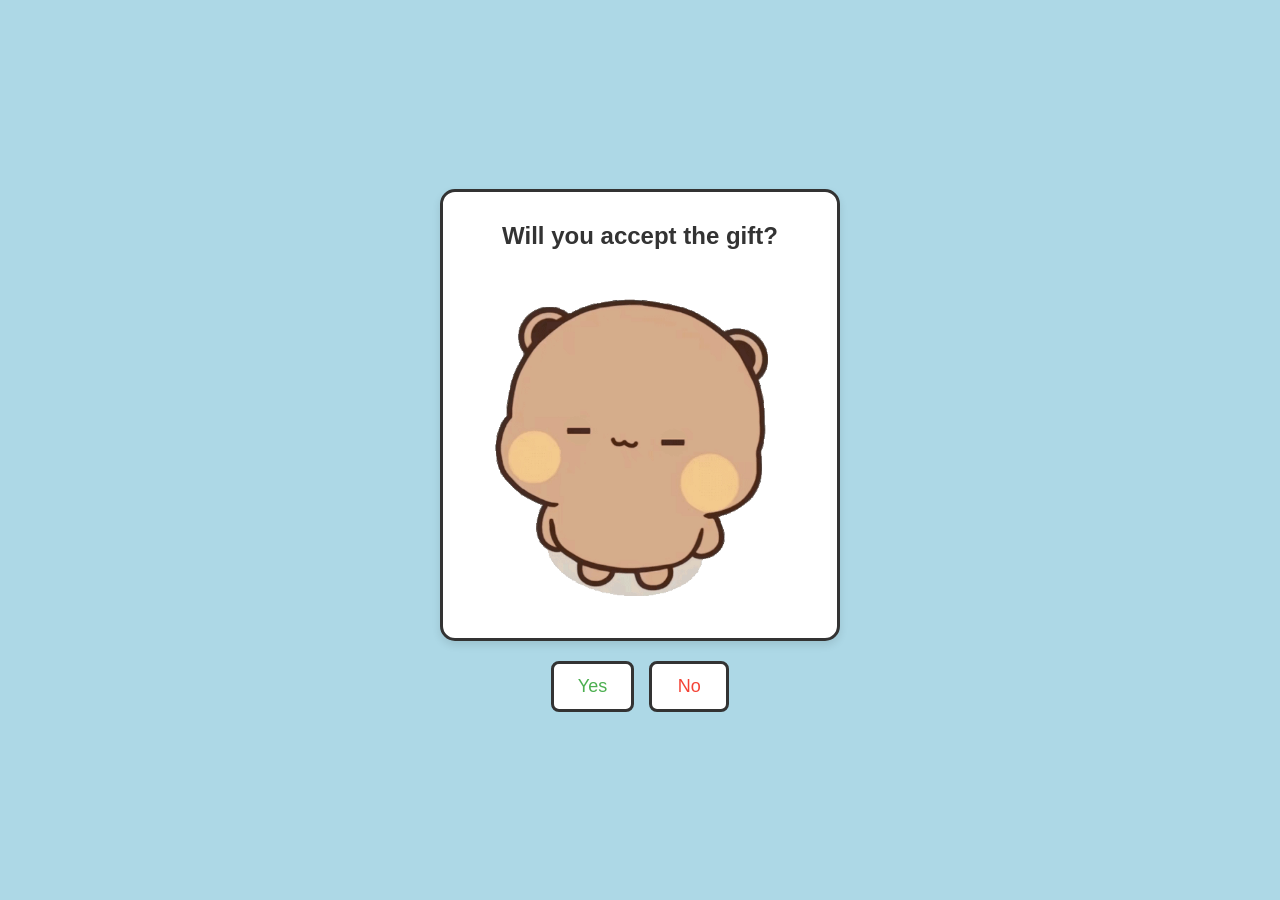
<file: index.html>
<!DOCTYPE html>
<html lang="en">
<head>
    <meta charset="UTF-8">
    <meta name="viewport" content="width=device-width, initial-scale=1.0">
    <title>Document</title>
    <link rel="stylesheet" href="index.css">
</head>
<body>
    
    <div class="box">
        <h2>Will you accept the gift?</h2>
        <img src="image/dudu-blink.gif" alt="Dudu Blink">
    </div>
    <div class="buttons">
        <button class="btn yes" onclick="window.location.href='present.html'">Yes</button>

        <button class="btn no" onclick="window.location.href='no.html'">No</button>
    </div>
</body>
</html>
</file>
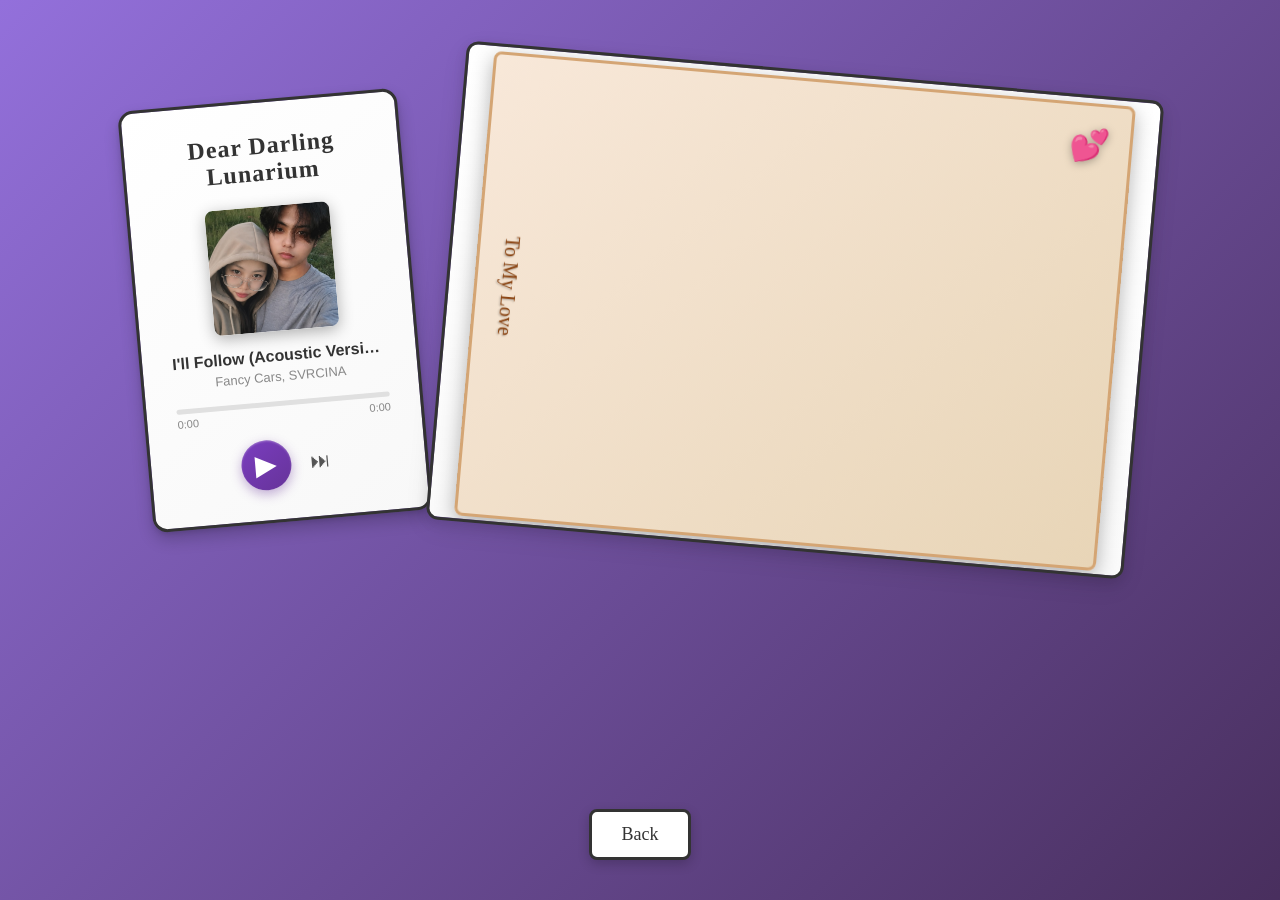
<file: alapyu.html>
<!DOCTYPE html>
<html lang="en">
<head>
    <meta charset="UTF-8">
    <meta name="viewport" content="width=device-width, initial-scale=1.0">
    <title>Letter Gift</title>
    <link rel="stylesheet" href="alapyu.css">
</head>
<body>
    <div class="container">
        <div class="box">
            <h2>Dear Darling Lunarium</h2>
            <div class="music-player">
                <div class="album-art">
                    <img src="image/jamnlee.jpg" alt="Album Art" id="album-art">
                </div>
                <div class="track-info">
                    <h3 id="track-name">Select a song</h3>
                    <p id="artist-name">-</p>
                </div>
                <div class="progress-container" id="progress-container">
                    <div class="progress-bar" id="progress-bar"></div>
                </div>
                <div class="time-info">
                    <span id="current-time">0:00</span>
                    <span id="duration">0:00</span>
                </div>
                <div class="controls">
<button class="control-btn prev-btn" id="prev-btn" style="display: none;">&#9198;</button>
                    <button class="control-btn play-btn" id="play-btn">&#9654;</button>
                    <button class="control-btn next-btn" id="next-btn">&#9197;</button>
                </div>
            </div>
        </div>
<div class="inner-box">
<div class="letter-container" style="display: flex; flex-direction: column; height: 100%;">
                <div class="envelope" id="envelope">
                    <div class="envelope-front">
                        <div class="envelope-seal">💕</div>
                        <div class="envelope-text">To My Love</div>
                    </div>
                </div>
                <h2 class="letter-title">My Dearest Sittie Jamellah,</h2>
                <div class="letter-box">
                    <div class="love-letter">
                        <p>My Dearest Lunarium,</p>
                        <p>     From the moment I first laid eyes on you at Robinsons Supermarket, 
                            I knew there was something incredibly special about you. That day,
                            as our paths crossed among the bustling aisles, a spark ignited 
                            within me ,a connection I couldn't quite comprehend then but have
                            come to cherish deeply.
                        </p>
                        <p>As I reflect on our journey together, I am filled with gratitude for
                            every moment we’ve shared. We've weathered storms, faced our lowest
                            points, and stood by each other when life felt heavy. It was in those 
                            challenging times that I learned the true meaning of love and partnership.
                            You were my strength when I faltered, and your laughter became the light 
                            that guided me through the dark. I will forever be thankful for your 
                            patience and understanding, even when I stumbled in providing the 
                            love and security you deserved.
                        </p>
                        <p>I acknowledge my shortcomings and the pain I’ve caused with my inconsistency
                            and mistakes. I am truly sorry for the times I let you down and for the 
                            hurt my actions brought upon us. Please know that every transgression 
                            has only deepened my desire to be better and to show you just how much
                            you mean to me. You deserve a love that is unwavering, a love that 
                            lifts you, and I am committed to being that man for you.
                        </p>
                        <p>For all the times that I hurt you darling, even those fresh ones where we had our huge fights 
                            and I said things I shouldn't have, I want you to know that I am truly sorry. 
                            I never intended to cause you pain, and it breaks my heart to think of the 
                            hurt I've caused. Please forgive me for my mistakes, and know that I am 
                            committed to learning from them and being a better partner for you.
                        </p>
                        <p>The memories we’ve created together, laughing at silly moments, teasing 
                            each other, and sharing our innermost thoughts, are treasures I hold dear.
                            Those late-night calls filled with laughter and mischief remind me of the
                            incredible bond we share. It’s those moments that make me long for a 
                            future where we can build our dreams together.
                        </p>
                        <p>I fantasize about a life where I can be the man you deserve, where we 
                            can escape to a peaceful place and create a loving home. I dream of 
                            supporting each other as we navigate life's challenges, of traveling
                            the world hand in hand, especially to the breathtaking landscapes 
                            of Switzerland. I can picture us there, surrounded by beauty, creating 
                            memories that will last a lifetime.
                        </p>
                        <p>
                            In every moment we’ve shared, I’ve come to realize that you are the one I want to
                            spend my life with. You are the one who understands me, accepts me, and loves me for who I am. I want to be the one
                            who stands by your side through thick and thin, who supports your dreams, and who loves you unconditionally. 
                            I want to be the one you can rely on, the one you can trust, and the one you can call home. 
                        </p>
                        <p>Darling, you hold my heart in your hands, and I can't bear the thought of 
                            you falling for someone else. I want to be the one you turn to for comfort,
                            for adventure, and for love. Together, let’s strive for the future we 
                            both desire. I believe in us, in our dreams, and in the love we share.
                        </p>
                        <p>With all my love and longing,</p>
                        <p>Reinz Lee, Solace</p>
                    </div>
                </div>
            </div>
        </div>
</div>

    <audio id="audio-player"></audio>

    <footer style="text-align: center; padding: 80px 20px 20px; position: fixed; bottom: 0; left: 0; right: 0; background: transparent; pointer-events: none;">

        <button onclick="window.location.href='present.html'" class="bottom-back-btn" style="pointer-events: auto;">Back</button>
    </footer>
    <script src="alapyu.js"></script>
</body>
</html>
</file>
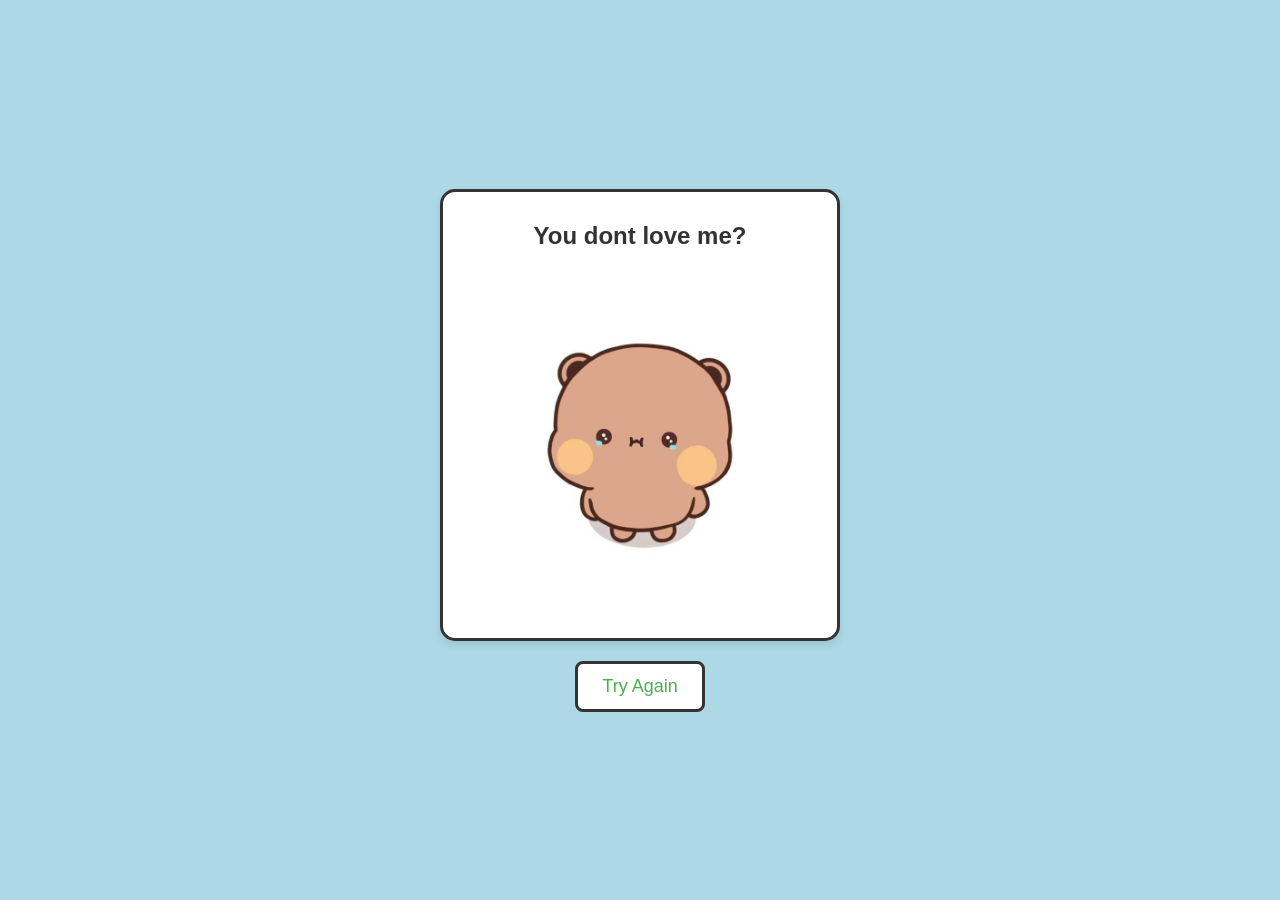
<file: no.html>
<!DOCTYPE html>
<html lang="en">
<head>
    <meta charset="UTF-8">
    <meta name="viewport" content="width=device-width, initial-scale=1.0">
    <title>No Page</title>
    <link rel="stylesheet" href="no.css">
</head>
<body>
    <div class="box">
        <h2>You dont love me?</h2>
        <img src="image/dudu.jpg" alt="Dudu">
    </div>

    <div class="buttons">
        <button class="btn yes" onclick="window.location.href='index.html'">Try Again</button>
    </div>
</body>
</html>
</file>
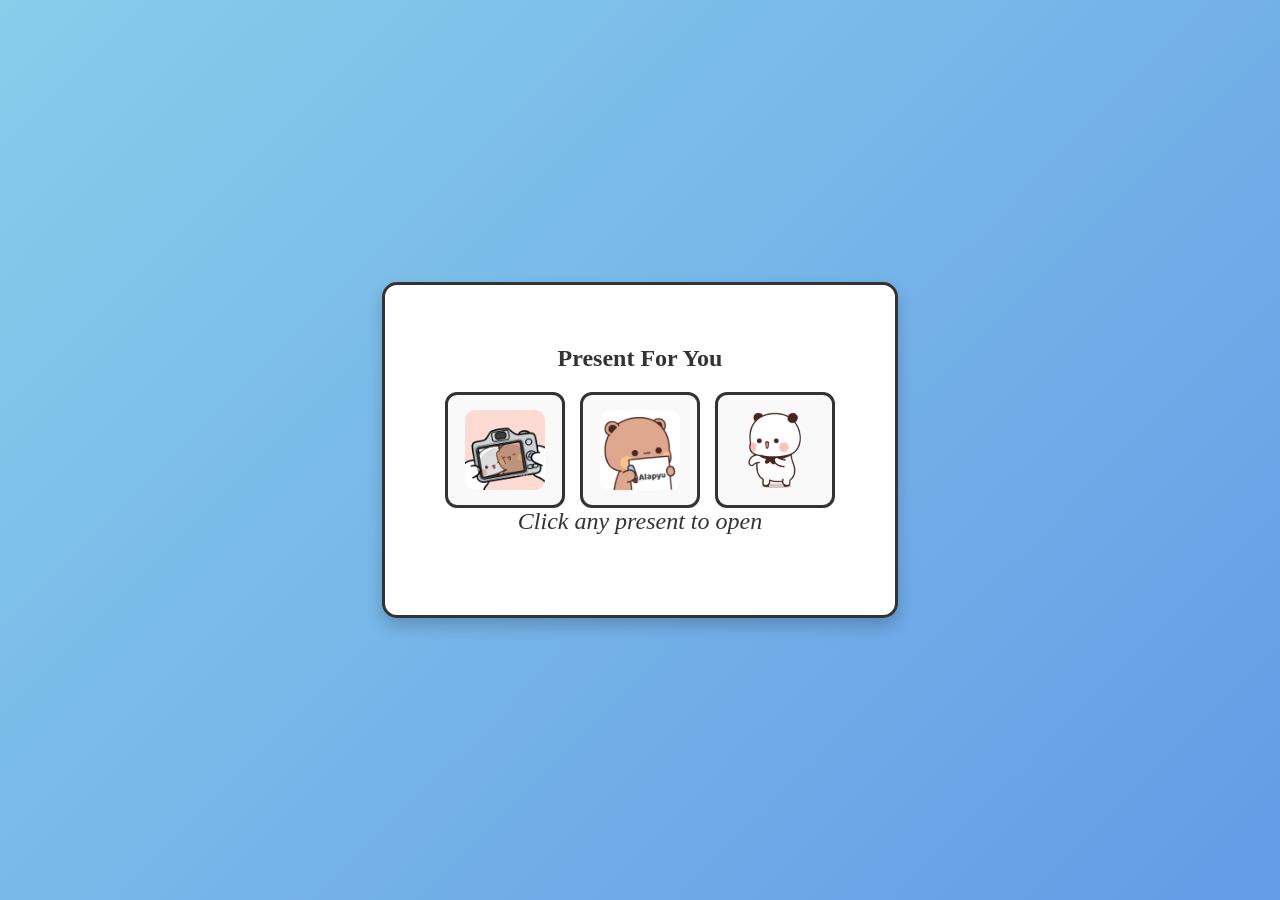
<file: present.html>
<!DOCTYPE html>
<html lang="en">
<head>
    <meta charset="UTF-8">
    <meta name="viewport" content="width=device-width, initial-scale=1.0">
    <title>Present</title>
    <link rel="stylesheet" href="present.css">
</head>
<body>
    <div class="box">
        <h2>Present For You</h2>
        
        <div class="buttons">
            <button class="btn gift2" onclick="window.location.href='gallery.html'">
                <img src="image/dudu-picture.jpg" alt="Picture">
            </button>
            <button class="btn gift3" onclick="window.location.href='alapyu.html'">
                <img src="image/dudu-letter.jpg" alt="Letter">
            </button>

            <button class="btn gift4" onclick="window.location.href='facts.html'">
                <img src="image/bubu-facts.gif" alt="Bubu Facts">
            </button>
        </div>
        <p class="instruction">Click any present to open</p>
    </div>
</body>
</html>
</file>
<file: index.css>
* {
  margin: 0;
  padding: 0;
  box-sizing: border-box;
}

body {
  display: flex;
  flex-direction: column;
  justify-content: center;
  align-items: center;
  min-height: 100vh;
  background-color: #ADD8E6;
  font-family: Arial, sans-serif;
}

.box {
  border: 3px solid #333;
  padding: 30px;
  border-radius: 15px;
  background-color: white;
  box-shadow: 0 4px 8px rgba(0,0,0,0.1);
  text-align: center;
  max-width: 400px;
  margin-bottom: 20px;
}

.box h2 {
  margin: 0 0 20px 0;
  color: #333;
  font-size: 24px;
}

.box img {
  max-width: 100%;
  height: auto;
  border-radius: 10px;
  background-color: transparent;
}

.buttons {
  display: flex;
  gap: 15px;
  justify-content: center;
}

.btn {
  padding: 12px 24px;
  font-size: 18px;
  border: 3px solid #333;
  border-radius: 8px;
  cursor: pointer;
  transition: all 0.3s ease;
  min-width: 80px;
  background-color: white;
}

.btn.yes {
  background-color: white;
  color: #4CAF50;
}

.btn.yes:hover {
  background-color: #4CAF50;
  color: white;
}

.btn.no {
  background-color: white;
  color: #f44336;
}

.btn.no:hover {
  background-color: #f44336;
  color: white;
}

/* Tablet View Optimization (768px - 1024px) */
@media (min-width: 768px) and (max-width: 1024px) {
  .box {
    max-width: 500px;
    padding: 40px;
  }

  .box h2 {
    font-size: 28px;
  }

  .box img {
    max-width: 90%;
    height: auto;
  }

  .btn {
    padding: 14px 30px;
    font-size: 20px;
    min-width: 100px;
  }
}
</file>
<file: alapyu.css>
* {
  margin: 0;
  padding: 0;
  box-sizing: border-box;
}

body {
  background: linear-gradient(-45deg, #9370DB, #663399, #301934, #9370DB);
  background-size: 400% 400%;
  animation: gradientShift 25s ease infinite;
  font-family: Arial, sans-serif;
  min-height: 100vh;
  overflow-x: hidden;
  overflow-y: auto;
  padding: 20px;
  position: relative;
}

.container {
  animation: slideIn 1s ease-out;
}

@keyframes slideIn {
  from { opacity: 0; transform: translateY(30px); }
  to { opacity: 1; transform: translateY(0); }
}

@keyframes gradientShift {
  0% {
    background-position: 0% 50%;
  }
  50% {
    background-position: 100% 50%;
  }
  100% {
    background-position: 0% 50%;
  }
}

.box {
  border: 3px solid #333;
  padding: 30px;
  border-radius: 15px;
  box-shadow: 0 8px 16px rgba(0,0,0,0.2), 0 2px 4px rgba(0,0,0,0.1);
  background: linear-gradient(145deg, #ffffff, #f8f8f8);
  text-align: center;
  max-width: 280px;
  transform: rotate(-5deg);
}

.box h2 {
  margin: 0 0 15px 0;
  color: #5a3d6a;
  font-size: 20px;
  font-family: 'Brush Script MT', cursive;
  letter-spacing: 1px;
}




.gift-image {
  max-width: 250px;
  height: auto;
  border-radius: 15px;
  margin: 20px 0;
}

.box h2, .inner-box .sample-message, .instruction {
  margin: 0 0 20px 0;
  color: #333;
  font-size: 24px;
  font-family: 'Comic Sans MS', 'Brush Script MT', cursive;
}

.instruction {
  margin-top: 20px;
  color: #666;
  font-size: 16px;
  font-style: italic;
}

.hover-box {
  background-color: #FFF0F5;
  border: 2px solid #FF69B4;
  border-radius: 12px;
  padding: 20px;
  margin: 10px 20px;
  cursor: pointer;
  transition: all 0.3s ease;
  box-shadow: 0 4px 8px rgba(255,105,180,0.2);
  max-width: 400px;
}

.hover-box:hover {
  transform: translateY(-5px);
  box-shadow: 0 8px 20px rgba(255,105,180,0.4);
  background-color: #FFE4E1;
}

.message-content {
  opacity: 0;
  transition: opacity 0.3s ease;
}

.message-content.show {
  opacity: 1;
}

.secondary-box {
  margin-top: 20px;
  padding: 20px;
  background-color: #FFF5F5;
  border-radius: 10px;
  border-left: 4px solid #FF69B4;
}

.secondary-box h3 {
  color: #FF69B4;
  margin-bottom: 10px;
}

.back-btn {
  margin-top: 15px;
  padding: 10px 20px;
  background-color: #663399;
  color: white;
  border: none;
  border-radius: 5px;
  cursor: pointer;
  transition: background-color 0.3s;
}

.back-btn:hover {
  background-color: #663399;
}

.bottom-back-btn {
  display: block;
  margin: 40px auto 20px;
  padding: 12px 30px;
  background-color: white;
  color: #333;
  border: 3px solid #333;
  border-radius: 8px;
  cursor: pointer;
  font-size: 18px;
  font-family: 'Comic Sans MS', 'Brush Script MT', cursive;
  transition: all 0.3s ease;
  box-shadow: 0 4px 12px rgba(0,0,0,0.2);
}

.bottom-back-btn:hover {
  background-color: #663399;
  color: white;
  box-shadow: 0 6px 16px rgba(138, 13, 138, 0.6);
}

.container {
  display: flex;
  gap: 30px;
  justify-content: center;
  align-items: center;
  margin-top: 50px;
  flex-wrap: wrap;
}



.inner-box {
  background: linear-gradient(180deg, #ffffff 0%, #fafafa 100%);
  padding: 25px;
  border: 3px solid #333;
  border-radius: 12px;
  box-shadow: 0 4px 12px rgba(0, 0, 0, 0.1), 0 8px 24px rgba(0,0,0,0.08);
  max-width: 700px;
  height: 480px;
  position: relative;
  overflow: hidden;
  text-align: center;
  color: black;
  transform: rotate(5deg);
}

.letter-container {
  position: relative;
  height: 100%;
}

.envelope {
  position: absolute;
  top: 0;
  left: 0;
  width: 100%;
  height: 100%;
  cursor: grab;
  z-index: 10;
  transition: none;
}

.envelope:not(.opened) {
  top: -20px;
  height: 110%;
}

.envelope.opened {
  opacity: 1;
  z-index: 5;
  top: -130px;
  height: 65%;
  transition: all 0.8s cubic-bezier(0.25, 0.46, 0.45, 0.94);
}

.envelope-front {
  width: 100%;
  height: 100%;
  background: linear-gradient(135deg, #F8E8D9, #E8D5B7);
  border: 3px solid #D4A574;
  border-radius: 8px;
  position: relative;
  box-shadow: 0 6px 20px rgba(0,0,0,0.3);
  display: flex;
  align-items: center;
  justify-content: center;
}

.envelope-flap {
  position: absolute;
  top: -15px;
  left: 50%;
  transform: translateX(-50%);
  width: 0;
  height: 0;
  border-left: 80px solid transparent;
  border-right: 80px solid transparent;
  border-bottom: 50px solid #E8D5B7;
  filter: drop-shadow(0 2px 4px rgba(0,0,0,0.2));
}

.envelope-seal {
  position: absolute;
  top: 20px;
  right: 20px;
  font-size: 32px;
  filter: drop-shadow(0 2px 4px rgba(0,0,0,0.3));
}

.envelope-text {
  font-family: 'Brush Script MT', cursive;
  font-size: 20px;
  color: #8B4513;
  text-shadow: 1px 1px 2px rgba(0,0,0,0.3);
  writing-mode: vertical-rl;
  position: absolute;
  left: 20px;
  top: 50%;
  transform: translateY(-50%);
}

.letter-title {
  margin: 0 0 20px 0;
  font-size: 28px;
  color: #333;
  font-family: 'Comic Sans MS', 'Brush Script MT', cursive;
}

.letter-box {
  flex: 1;
  background-color: #FFF8F0;
  border: 2px dashed #D4A574;
  border-radius: 8px;
  padding: 20px;
  overflow-y: auto;
  max-height: 420px;
  scrollbar-width: thin;
  scrollbar-color: #FF69B4 #f0f0f0;
}

.letter-box::-webkit-scrollbar {
  width: 8px;
}

.letter-box::-webkit-scrollbar-track {
  background: #f0f0f0;
  border-radius: 4px;
}

.letter-box::-webkit-scrollbar-thumb {
  background: #FF69B4;
  border-radius: 4px;
}

.letter-box::-webkit-scrollbar-thumb:hover {
  background: #FF1493;
}

.love-letter {
  font-family: 'Comic Sans MS', 'Brush Script MT', cursive;
  font-size: 18px;
  line-height: 1.5;
  color: #333;
  text-align: left;
  height: auto;
  min-height: 320px;
  overflow-y: auto;
  scrollbar-width: thin;
  scrollbar-color: #FF69B4 #f0f0f0;
}

.love-letter::-webkit-scrollbar {
  width: 8px;
}

.love-letter::-webkit-scrollbar-track {
  background: #f0f0f0;
  border-radius: 4px;
}

.love-letter::-webkit-scrollbar-thumb {
  background: #FF69B4;
  border-radius: 4px;
}

.love-letter::-webkit-scrollbar-thumb:hover {
  background: #FF1493;
}

.love-letter p {
  margin: 0 0 16px 0;
}



.inner-box {
  scrollbar-width: none;
  -ms-overflow-style: none;
}

/* allow the whole page to scroll (especially on mobile/tablet) */
html, body {
  height: auto;
}


.inner-box .sample-message {
  font-size: 18px;
  line-height: 1.4;
  margin: 0;
  font-family: 'Comic Sans MS', 'Brush Script MT', cursive;
}

.music-player {
  display: flex;
  flex-direction: column;
  align-items: center;
  gap: 12px;
  margin-top: 10px;
  width: 100%;
}

.album-art img {
  width: 125px;
  height: 125px;
  border-radius: 8px;
  object-fit: cover;
  box-shadow: 0 4px 15px rgba(0,0,0,0.3);
}


.track-info {
  text-align: center;
  width: 100%;
}

.track-info h3 {
  font-size: 16px;
  color: #333;
  margin: 0;
  white-space: nowrap;
  overflow: hidden;
  text-overflow: ellipsis;
  font-family: Arial, sans-serif;
}

.track-info p {
  font-size: 13px;
  color: #888;
  margin: 4px 0 0;
  font-family: Arial, sans-serif;
}

.progress-container {
  width: 100%;
  height: 5px;
  background: #e0e0e0;
  border-radius: 5px;
  cursor: pointer;
  margin-top: 5px;
  position: relative;
}

.progress-bar {
  height: 100%;
  background: #663399;
  border-radius: 5px;
  width: 0%;
  transition: width 0.1s linear;
}

.time-info {
  display: flex;
  justify-content: space-between;
  width: 100%;
  font-size: 11px;
  color: #888;
  font-family: Arial, sans-serif;
  margin-top: -8px;
}

.controls {
  display: flex;
  align-items: center;
  gap: 15px;
  margin-top: 5px;
}

.control-btn {
  background: none;
  border: none;
  font-size: 20px;
  cursor: pointer;
  color: #555;
  transition: transform 0.2s, color 0.2s;
  padding: 5px;
  line-height: 1;
}

.control-btn:hover {
  transform: scale(1.1);
  color: #663399;
}

.play-btn {
  font-size: 28px;
  background: linear-gradient(145deg, #7a3dbf, #663399);
  color: white;
  width: 50px;
  height: 50px;
  border-radius: 50%;
  display: flex;
  align-items: center;
  justify-content: center;
  box-shadow: 0 4px 12px rgba(102, 51, 153, 0.4), inset 0 1px 2px rgba(255,255,255,0.3);
  border: none;
}

.play-btn:hover {
  background: linear-gradient(145deg, #8b4dcf, #7a3dbf);
  transform: scale(1.05);
  color: white;
  box-shadow: 0 6px 16px rgba(102, 51, 153, 0.5);
}

/* Tablet View Optimization (768px - 1024px) */
@media (min-width: 768px) and (max-width: 1024px) {
  .box {
    max-width: 350px;
    padding: 28px;
    transform: rotate(-3deg);
  }



  .box h2 {
    font-size: 22px;
  }

  .album-art img {
    width: 160px;
    height: 160px;
  }

  .inner-box {
    max-width: 85%;
    height: auto;
    min-height: 480px;
    transform: rotate(3deg);
  }

  .letter-title {
    font-size: 30px;
  }

  .letter-box {
    max-height: 450px;
  }

  .love-letter {
    font-size: 19px;
    min-height: 350px;
  }

  .container {
    gap: 25px;
    margin-top: 40px;
  }

  .bottom-back-btn {
    padding: 14px 35px;
    font-size: 20px;
  }

  .controls {
    gap: 20px;
  }

  .play-btn {
    width: 55px;
    height: 55px;
    font-size: 32px;
  }
}

/* iPad Landscape Optimization */
@media (min-width: 768px) and (max-width: 1024px) and (orientation: landscape) {
  body {
    padding: 12px;
    overflow: auto;
  }

  .container {
    margin-top: 20px;
    gap: 18px;
    flex-wrap: nowrap;
    align-items: flex-start;
  }

  .box {
    max-width: 320px;
    padding: 22px;
    transform: rotate(-2deg);
  }

  .box h2 {
    font-size: 18px;
    line-height: 1.2;
  }

  .music-player {
    margin-top: 0;
  }

  .album-art img {
    width: 120px;
    height: 120px;
  }

  .track-info h3 {
    font-size: 14px;
  }

  .track-info p {
    font-size: 12px;
  }

  .inner-box {
    max-width: 62vw;
    min-height: 420px;
    height: auto;
    transform: rotate(2deg);
    overflow: hidden;
  }

  .letter-title {
    font-size: 22px;
    margin-bottom: 12px;
  }

  .letter-box {
    max-height: 62vh;
    padding: 14px;
  }

  .love-letter {
    font-size: 16px;
    min-height: 280px;
  }

  .bottom-back-btn {
    padding: 12px 22px;
    font-size: 18px;
  }

  /* smoother interactions */
  .envelope {
    touch-action: pan-y;
    user-select: none;
  }

  .control-btn {
    -webkit-tap-highlight-color: transparent;
    user-select: none;
  }
}
</file>
<file: no.css>
* {
  margin: 0;
  padding: 0;
  box-sizing: border-box;
}

body {
  display: flex;
  flex-direction: column;
  justify-content: center;
  align-items: center;
  min-height: 100vh;
  background-color: #ADD8E6;
  font-family: Arial, sans-serif;
}

.box {
  border: 3px solid #333;
  padding: 30px;
  border-radius: 15px;
  background-color: white;
  text-align: center;
  max-width: 400px;
  margin-bottom: 20px;
  box-shadow: 0 4px 8px rgba(0,0,0,0.1);
}

.box h2 {
  margin: 0 0 20px 0;
  color: #333;
  font-size: 24px;
}

.box img {
  max-width: 100%;
  height: auto;
  border-radius: 10px;
  background-color: transparent;
}

.buttons {
  display: flex;
  gap: 15px;
  justify-content: center;
}

.btn {
  padding: 12px 24px;
  font-size: 18px;
  border: 3px solid #333;
  border-radius: 8px;
  cursor: pointer;
  transition: all 0.3s ease;
  min-width: 80px;
  background-color: white;
}

.btn.yes {
  background-color: white;
  color: #4CAF50;
}

.btn.yes:hover {
  background-color: #4CAF50;
  color: white;
}

.btn.no {
  background-color: white;
  color: #f44336;
}

.btn.no:hover {
  background-color: #f44336;
  color: white;
}

/* Tablet View Optimization (768px - 1024px) */
@media (min-width: 768px) and (max-width: 1024px) {
  .box {
    max-width: 500px;
    padding: 40px;
  }

  .box h2 {
    font-size: 28px;
  }

  .box img {
    max-width: 90%;
    height: auto;
  }

  .btn {
    padding: 14px 30px;
    font-size: 20px;
    min-width: 100px;
  }
}
</file>
<file: present.css>
* {
  margin: 0;
  padding: 0;
  box-sizing: border-box;
}

body {
  display: flex;
  justify-content: center;
  align-items: center;
  height: 100vh;
  overflow: hidden;
  background: linear-gradient(-45deg, #87CEEB, #4169E1, #87CEEB);
  background-size: 400% 400%;
  animation: gradientShift 15s ease infinite;
  font-family: Arial, sans-serif;
}

@keyframes gradientShift {
  0% {
    background-position: 0% 50%;
  }
  50% {
    background-position: 100% 50%;
  }
  100% {
    background-position: 0% 50%;
  }
}

.box {
  border: 3px solid #333;
  padding: 60px;
  border-radius: 15px;
  box-shadow: 0 8px 16px rgba(0,0,0,0.2);
  background-color: white;
  text-align: center;
  max-width: 600px;
}

.buttons {
  display: flex;
  gap: 15px;
  justify-content: center;
  margin-top: 20px;
}

.btn {
  padding: 12px 24px;
  font-size: 16px;
  border: 2px solid #333;
  border-radius: 8px;
  cursor: pointer;
  transition: all 0.3s ease;
  background-color: #f9f9f9;
  flex: 1;
  min-width: 100px;
}

.btn {
  padding: 15px;
  border: 3px solid #333;
  border-radius: 12px;
  cursor: pointer;
  transition: all 0.3s ease;
  background-color: #f9f9f9;
  flex: 1;
  min-width: 120px;
  display: flex;
  justify-content: center;
  align-items: center;
}

.btn img {
  width: 80px;
  height: 80px;
  object-fit: cover;
  border-radius: 8px;
}

.btn:hover {
  background-color: #4CAF50;
  transform: scale(1.05);
}

.btn.gift1:hover {
  background-color: #FF69B4;
}

.btn.gift2:hover {
  background-color: #FFD700;
}

.btn.gift3:hover {
  background-color: #9370DB;
}

.btn.gift4:hover {
  background-color: #FF4500;
}

.box h2, .instruction {
  margin: 0 0 20px 0;
  color: #333;
  font-size: 24px;
  font-family: 'Comic Sans MS', 'Brush Script MT', cursive;
}

.instruction {
  font-style: italic;
}

.box img {
  max-width: 100%;
  height: auto;
  border-radius: 10px;
}

/* Tablet / iPad optimization (portrait) */
@media (min-width: 768px) and (max-width: 1024px) {
  body {
    height: 100svh; /* helps on iPad Safari when address bar changes */
    padding: 24px 12px;
    overflow: auto; /* allow scrolling if content is taller */
  }

  .box {
    max-width: 760px;
    width: 100%;

    /* keep the box fitting comfortably while still leaving room for all buttons */
    padding: 40px 28px;
    border-radius: 18px;
  }


  .box h2 {
    font-size: clamp(24px, 3.2vw, 32px);
    margin-bottom: 18px;
    line-height: 1.15;
  }

  .buttons {
    display: grid;
    grid-template-columns: repeat(2, minmax(0, 1fr));
    gap: 18px;
    justify-items: center;
    align-items: center;
    margin-top: 18px;
  }


  /* Make 3 buttons feel like 2x2 (center last one) */
  .buttons .btn:nth-child(3) {
    grid-column: 1 / -1;
    justify-self: center;
    width: min(360px, 100%);
  }

  .btn {
    min-width: 0;
    padding: 18px;
    border-width: 3px;
    border-radius: 14px;
  }

  .btn img {
    width: clamp(92px, 10vw, 120px);
    height: clamp(92px, 10vw, 120px);
    border-radius: 12px;
  }

  .instruction {
    font-size: 18px;
    margin-top: 22px;
    line-height: 1.35;
  }

  /* Reduce hover animation importance on touch devices */
  .btn:hover {
    transform: none;
  }
}

/* iPad Landscape: same layout as laptop, but smaller subjects */
@media (min-width: 768px) and (max-width: 1024px) and (orientation: landscape) {
  body {
    height: 100svh;
    padding: 16px 10px;
    overflow: auto;
  }

  .box {
    max-width: 760px;
    width: 100%;
    padding: 34px 26px;
    border-radius: 16px;
  }

  .box h2 {
    font-size: clamp(20px, 2.2vw, 28px);
    margin-bottom: 14px;
    line-height: 1.15;
  }

  /* Avoid stretch: keep a consistent centered row like laptop */
  .buttons {
    display: flex;
    justify-content: center;
    gap: 10px;
    margin-top: 16px;
    width: 100%;
  }

  /* Fixed button sizing prevents the buttons from stretching wider */
  .btn {
    flex: 0 0 auto;
    min-width: 0;
    width: clamp(92px, 12vw, 120px);
    padding: 10px;
    border-radius: 12px;
    box-sizing: border-box;
  }

  /* Prevent the last (3rd) button from getting stretched by inherited sizing */
  .buttons > .btn:nth-child(3) {
    width: clamp(92px, 12vw, 120px);
  }


  .btn img {

    width: clamp(58px, 6vw, 86px);
    height: clamp(58px, 6vw, 86px);
    border-radius: 10px;
  }

  .instruction {
    font-size: 16px;
    margin-top: 14px;
  }

  .btn:hover {
    transform: none;
  }
}


/* Small touch devices (extra safety) */
@media (max-width: 767px) {
  body {
    height: 100svh;
    padding: 18px 12px;
    overflow: auto;
  }

  .box {
    width: 100%;
    padding: 26px 18px;
    border-radius: 16px;
    max-width: 520px;
  }

  .box h2 {
    font-size: 24px;
    margin-bottom: 14px;
  }

  .buttons {
    display: grid;
    grid-template-columns: repeat(2, minmax(0, 1fr));
    gap: 16px;
    padding: 0 4px;
    margin-top: 16px;
  }

  .buttons .btn:nth-child(3) {
    grid-column: 1 / -1;
    justify-self: center;
    width: min(320px, 100%);
  }

  .btn {
    padding: 14px;
    border-radius: 12px;
  }

  .btn img {
    width: 92px;
    height: 92px;
  }

  .instruction {
    font-size: 16px;
    margin-top: 18px;
  }

  .btn:hover {
    transform: none;
  }
}
</file>
